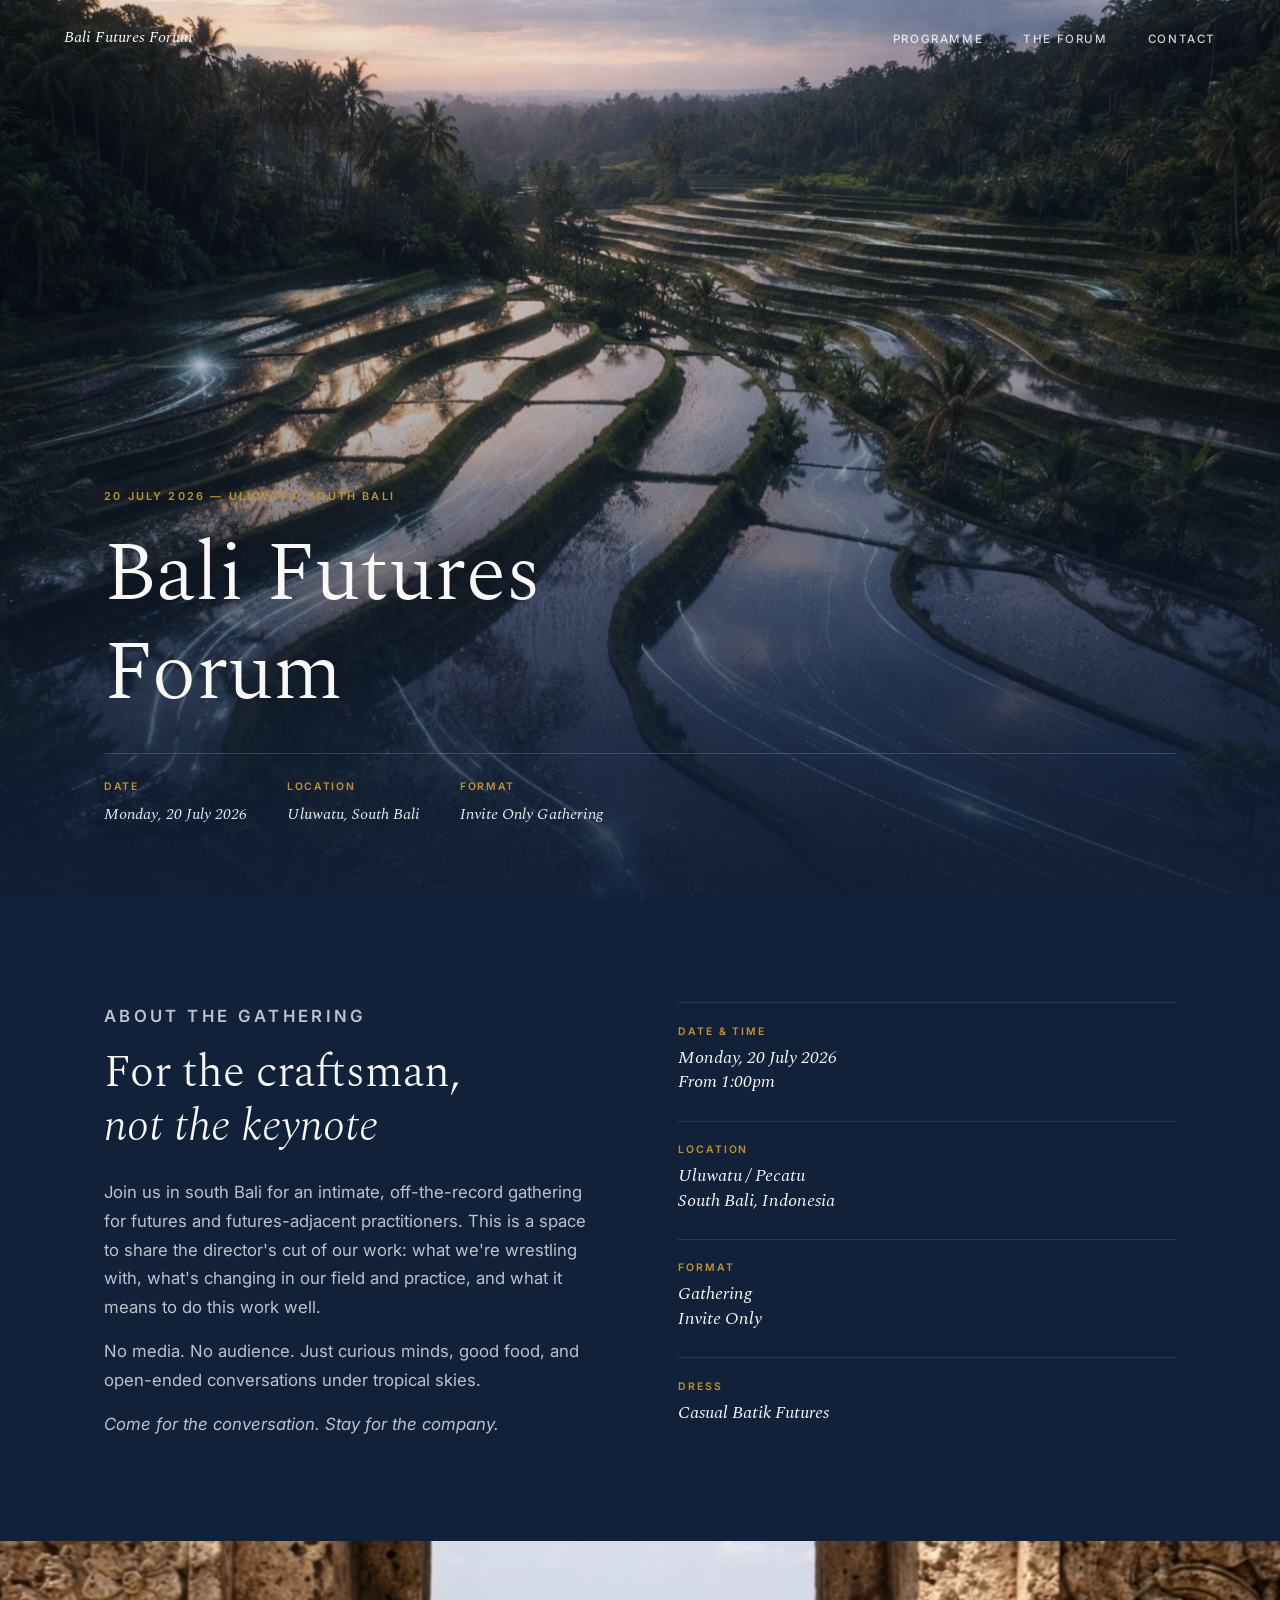
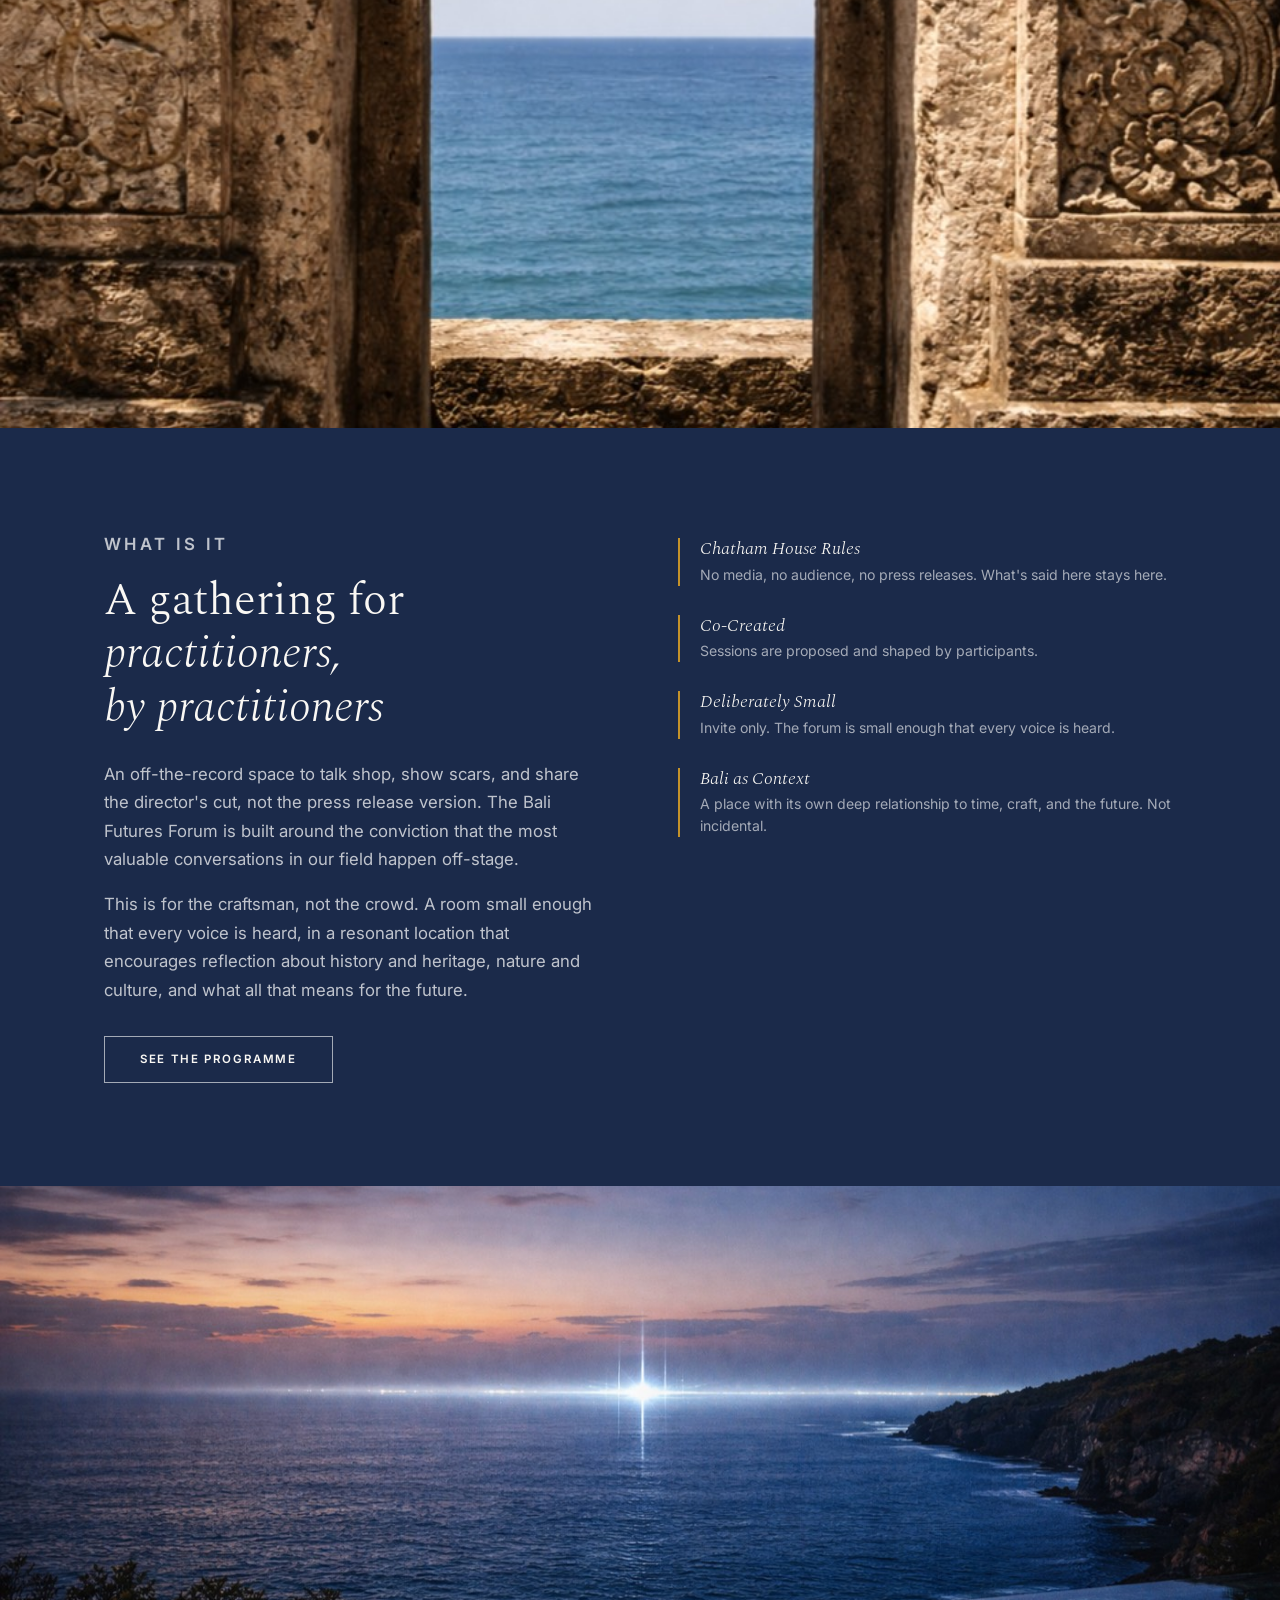
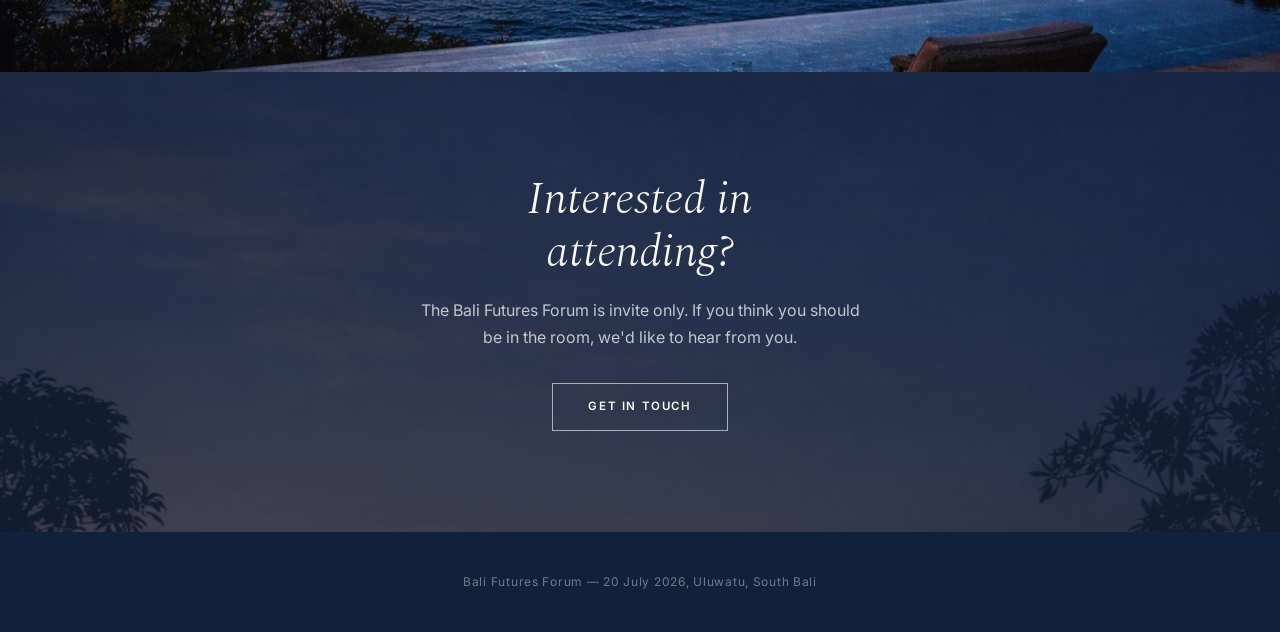
<file: index.html>
<!DOCTYPE html>
<html lang="en">
<head>
  <meta charset="UTF-8">
  <meta name="viewport" content="width=device-width, initial-scale=1.0">
  <title>Bali Futures Forum — 20 July 2026</title>
  <meta name="description" content="An intimate, off-the-record gathering for futures and futures-adjacent practitioners. Uluwatu, South Bali, 20 July 2026.">
  <meta property="og:title" content="Bali Futures Forum">
  <meta property="og:description" content="An intimate, off-the-record gathering for futures and futures-adjacent practitioners. Uluwatu, South Bali, 20 July 2026.">
  <meta property="og:image" content="https://bali-futures-forum.vercel.app/images/og-image.jpg">
  <meta property="og:url" content="https://bali-futures-forum.vercel.app/">
  <meta property="og:type" content="website">

  <link rel="icon" type="image/png" sizes="32x32" href="favicon-32x32.png">
  <link rel="icon" type="image/png" sizes="512x512" href="favicon.png">
  <link rel="apple-touch-icon" href="apple-touch-icon.png">

  <link rel="preconnect" href="https://fonts.googleapis.com">
  <link rel="preconnect" href="https://fonts.gstatic.com" crossorigin>
  <link href="https://fonts.googleapis.com/css2?family=Spectral:ital,wght@0,300;0,400;1,300;1,400&family=Inter:wght@400;500;600&display=swap" rel="stylesheet">

  <link rel="stylesheet" href="css/style.css">
</head>
<body>

  <!-- Navigation -->
  <nav class="nav">
    <a href="/" class="nav-logo">Bali Futures Forum</a>
    <ul class="nav-links">
      <li><a href="programme.html">Programme</a></li>
      <li><a href="forum.html">The Forum</a></li>
      <li><a href="contact.html">Contact</a></li>
    </ul>
    <button class="nav-toggle" aria-label="Open menu" aria-expanded="false">
      <span></span><span></span><span></span>
    </button>
  </nav>

  <!-- Hero -->
  <section class="hero">
    <img class="hero-img" src="images/hero.jpg" alt="Glowing rice terraces at twilight, Bali">
    <div class="hero-overlay"></div>
    <div class="hero-content">
      <p class="label">20 July 2026 &mdash; Uluwatu, South Bali</p>
      <h1>Bali Futures<br>Forum</h1>
      <div class="hero-meta">
        <div class="hero-meta-item">
          <span>Date</span>
          <strong>Monday, 20 July 2026</strong>
        </div>
        <div class="hero-meta-item">
          <span>Location</span>
          <strong>Uluwatu, South Bali</strong>
        </div>
        <div class="hero-meta-item">
          <span>Format</span>
          <strong>Invite Only Gathering</strong>
        </div>
      </div>
    </div>
  </section>

  <!-- Intro — dark, flows from hero -->
  <div class="intro-band">
    <div class="section">
      <div class="intro-text">
        <p class="label">About the Gathering</p>
        <h2>For the craftsman,<br><em>not the keynote</em></h2>
        <p>Join us in south Bali for an intimate, off-the-record gathering for futures and futures-adjacent practitioners. This is a space to share the director's cut of our work: what we're wrestling with, what's changing in our field and practice, and what it means to do this work well.</p>
        <p>No media. No audience. Just curious minds, good food, and open-ended conversations under tropical skies.</p>
        <p><em>Come for the conversation. Stay for the company.</em></p>
      </div>
      <aside>
        <ul class="detail-list">
          <li>
            <div class="detail-label">Date &amp; Time</div>
            <div class="detail-value">Monday, 20 July 2026<br>From 1:00pm</div>
          </li>
          <li>
            <div class="detail-label">Location</div>
            <div class="detail-value">Uluwatu / Pecatu<br>South Bali, Indonesia</div>
          </li>
          <li>
            <div class="detail-label">Format</div>
            <div class="detail-value">Gathering<br>Invite Only</div>
          </li>
          <li>
            <div class="detail-label">Dress</div>
            <div class="detail-value">Casual Batik Futures</div>
          </li>
        </ul>
      </aside>
    </div>
  </div>

  <!-- Full-bleed image break -->
  <div class="img-full">
    <img src="images/doorway.jpg" alt="Ancient Balinese temple doorway framing the Indian Ocean">
  </div>

  <!-- What it is — indigo -->
  <div class="what-band">
    <div class="section">
      <div class="what-text">
        <p class="label">What Is It</p>
        <h2>A gathering for<br><em>practitioners,<br>by practitioners</em></h2>
        <p>An off-the-record space to talk shop, show scars, and share the director's cut, not the press release version. The Bali Futures Forum is built around the conviction that the most valuable conversations in our field happen off-stage.</p>
        <p>This is for the craftsman, not the crowd. A room small enough that every voice is heard, in a resonant location that encourages reflection about history and heritage, nature and culture, and what all that means for the future.</p>
        <a href="programme.html" class="btn btn-light" style="margin-top: 2rem;">See the Programme</a>
      </div>
      <div class="what-pillars">
        <div class="pillar">
          <h4>Chatham House Rules</h4>
          <p>No media, no audience, no press releases. What's said here stays here.</p>
        </div>
        <div class="pillar">
          <h4>Co-Created</h4>
          <p>Sessions are proposed and shaped by participants.</p>
        </div>
        <div class="pillar">
          <h4>Deliberately Small</h4>
          <p>Invite only. The forum is small enough that every voice is heard.</p>
        </div>
        <div class="pillar">
          <h4>Bali as Context</h4>
          <p>A place with its own deep relationship to time, craft, and the future. Not incidental.</p>
        </div>
      </div>
    </div>
  </div>

  <!-- Full-bleed image break -->
  <div class="img-full">
    <img src="images/cliffside.jpg" alt="Balinese cliffside at twilight">
  </div>

  <!-- CTA -->
  <div class="cta-band">
    <img class="cta-band-img" src="images/dinner.jpg" alt="Balinese dinner under a twilight sky">
    <div class="cta-band-overlay"></div>
    <div class="cta-band-content">
      <h2><em>Interested in<br>attending?</em></h2>
      <p>The Bali Futures Forum is invite only. If you think you should be in the room, we'd like to hear from you.</p>
      <a href="contact.html" class="btn btn-light">Get in Touch</a>
    </div>
  </div>

  <!-- Footer -->
  <footer>
    <p>Bali Futures Forum &mdash; 20 July 2026, Uluwatu, South Bali</p>
  </footer>

  <script src="js/main.js"></script>
</body>
</html>
</file>
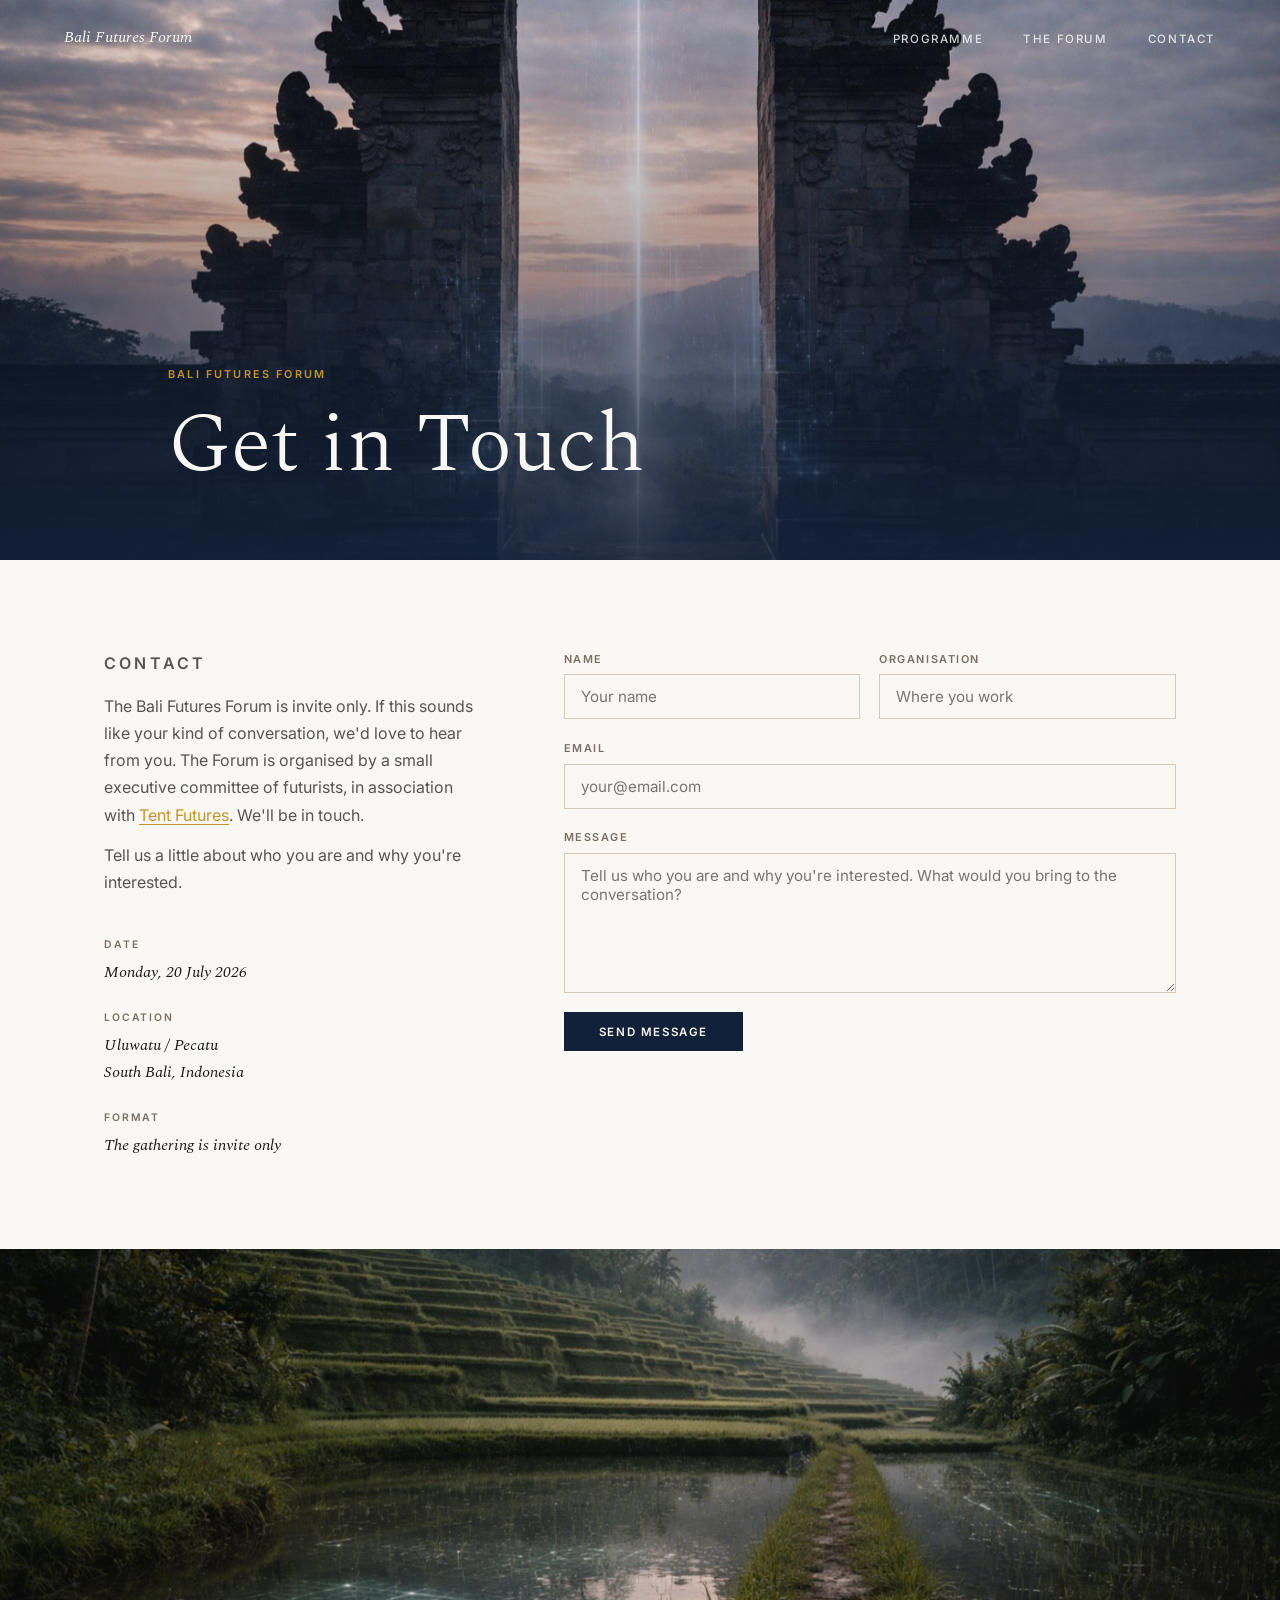
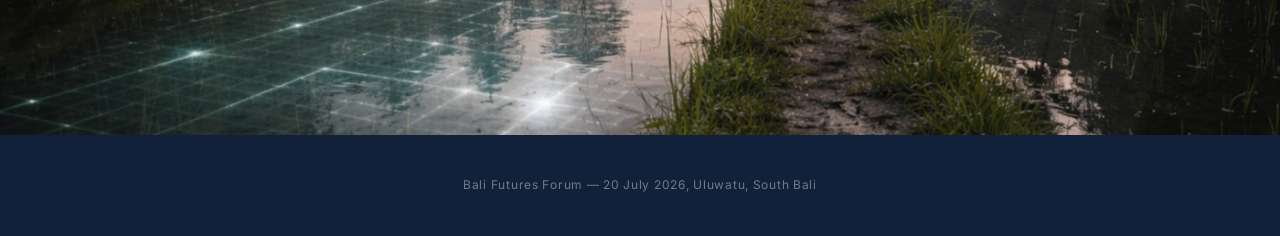
<file: contact.html>
<!DOCTYPE html>
<html lang="en">
<head>
  <meta charset="UTF-8">
  <meta name="viewport" content="width=device-width, initial-scale=1.0">
  <title>Contact — Bali Futures Forum</title>
  <meta name="description" content="Get in touch about the Bali Futures Forum, 20 July 2026.">
  <meta property="og:title" content="Contact — Bali Futures Forum">
  <meta property="og:description" content="Get in touch about the Bali Futures Forum, 20 July 2026.">
  <meta property="og:image" content="https://bali-futures-forum.vercel.app/images/og-image.jpg">
  <meta property="og:url" content="https://bali-futures-forum.vercel.app/contact.html">
  <meta property="og:type" content="website">

  <link rel="icon" type="image/png" sizes="32x32" href="favicon-32x32.png">
  <link rel="icon" type="image/png" sizes="512x512" href="favicon.png">
  <link rel="apple-touch-icon" href="apple-touch-icon.png">

  <link rel="preconnect" href="https://fonts.googleapis.com">
  <link rel="preconnect" href="https://fonts.gstatic.com" crossorigin>
  <link href="https://fonts.googleapis.com/css2?family=Spectral:ital,wght@0,300;0,400;1,300;1,400&family=Inter:wght@400;500;600&display=swap" rel="stylesheet">

  <link rel="stylesheet" href="css/style.css">
</head>
<body>

  <!-- Navigation -->
  <nav class="nav">
    <a href="index.html" class="nav-logo">Bali Futures Forum</a>
    <ul class="nav-links">
      <li><a href="programme.html">Programme</a></li>
      <li><a href="forum.html">The Forum</a></li>
      <li><a href="contact.html">Contact</a></li>
    </ul>
    <button class="nav-toggle" aria-label="Open menu" aria-expanded="false">
      <span></span><span></span><span></span>
    </button>
  </nav>

  <!-- Page Header -->
  <header class="page-header">
    <img class="page-header-img" src="images/gateway.jpg" alt="Mystical light through a Balinese gateway">
    <div class="page-header-overlay"></div>
    <div class="page-header-content">
      <div class="section">
        <p class="label">Bali Futures Forum</p>
        <h1>Get in Touch</h1>
      </div>
    </div>
  </header>

  <!-- Contact form -->
  <div class="content-band">
    <div class="section">
      <div class="contact-layout">

        <div class="contact-intro">
          <p class="label" style="margin-bottom: 1rem;">Contact</p>
          <p>The Bali Futures Forum is invite only. If this sounds like your kind of conversation, we'd love to hear from you. The Forum is organised by a small executive committee of futurists, in association with <a href="https://tent.sg/" style="color: var(--glow); text-decoration: underline; text-underline-offset: 3px;">Tent Futures</a>. We'll be in touch.</p>
          <p>Tell us a little about who you are and why you're interested.</p>

          <div style="margin-top: 2.5rem; display: flex; flex-direction: column; gap: 1.4rem;">
            <div>
              <div class="detail-label" style="color: #7A6E62;">Date</div>
              <div style="font-family: var(--serif); font-size: 1rem; color: var(--ink); font-style: italic; margin-top: 0.25rem;">Monday, 20 July 2026</div>
            </div>
            <div>
              <div class="detail-label" style="color: #7A6E62;">Location</div>
              <div style="font-family: var(--serif); font-size: 1rem; color: var(--ink); font-style: italic; margin-top: 0.25rem;">Uluwatu / Pecatu<br>South Bali, Indonesia</div>
            </div>
            <div>
              <div class="detail-label" style="color: #7A6E62;">Format</div>
              <div style="font-family: var(--serif); font-size: 1rem; color: var(--ink); font-style: italic; margin-top: 0.25rem;">The gathering is invite only</div>
            </div>
          </div>
        </div>

        <form class="contact-form" action="https://formspree.io/f/mjgpglbk" method="POST">
          <input type="hidden" name="_cc" value="hello@tent.sg">

          <div class="form-row">
            <div class="form-field">
              <label for="name">Name</label>
              <input type="text" id="name" name="name" required placeholder="Your name">
            </div>
            <div class="form-field">
              <label for="organisation">Organisation</label>
              <input type="text" id="organisation" name="organisation" placeholder="Where you work">
            </div>
          </div>

          <div class="form-field">
            <label for="email">Email</label>
            <input type="email" id="email" name="email" required placeholder="your@email.com">
          </div>

          <div class="form-field">
            <label for="message">Message</label>
            <textarea id="message" name="message" required placeholder="Tell us who you are and why you're interested. What would you bring to the conversation?"></textarea>
          </div>

          <button type="submit" class="form-submit">Send Message</button>

        </form>

      </div>
    </div>
  </div>

  <!-- Full-bleed image -->
  <div class="img-full">
    <img src="images/terraces-dawn.jpg" alt="Balinese rice terraces at dawn">
  </div>

  <!-- Footer -->
  <footer>
    <p>Bali Futures Forum &mdash; 20 July 2026, Uluwatu, South Bali</p>
  </footer>

  <script src="js/main.js"></script>
</body>
</html>
</file>
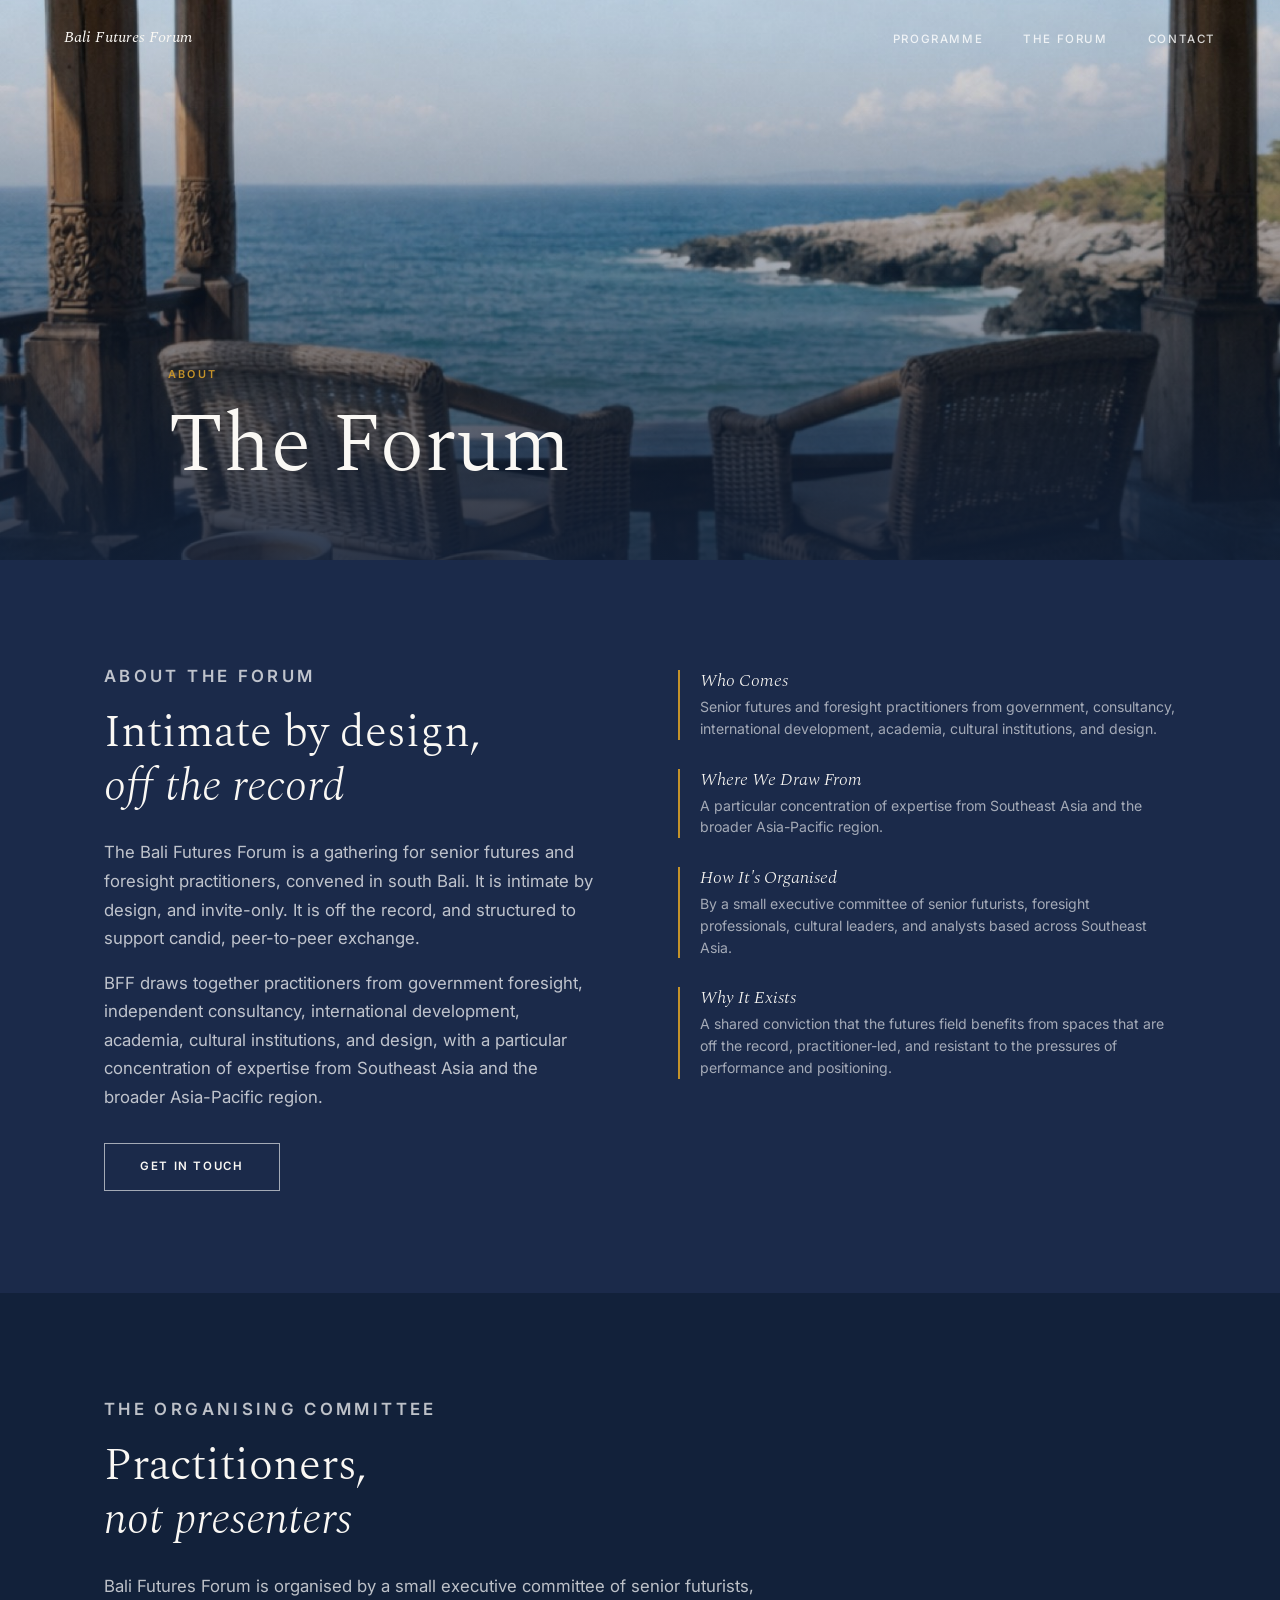
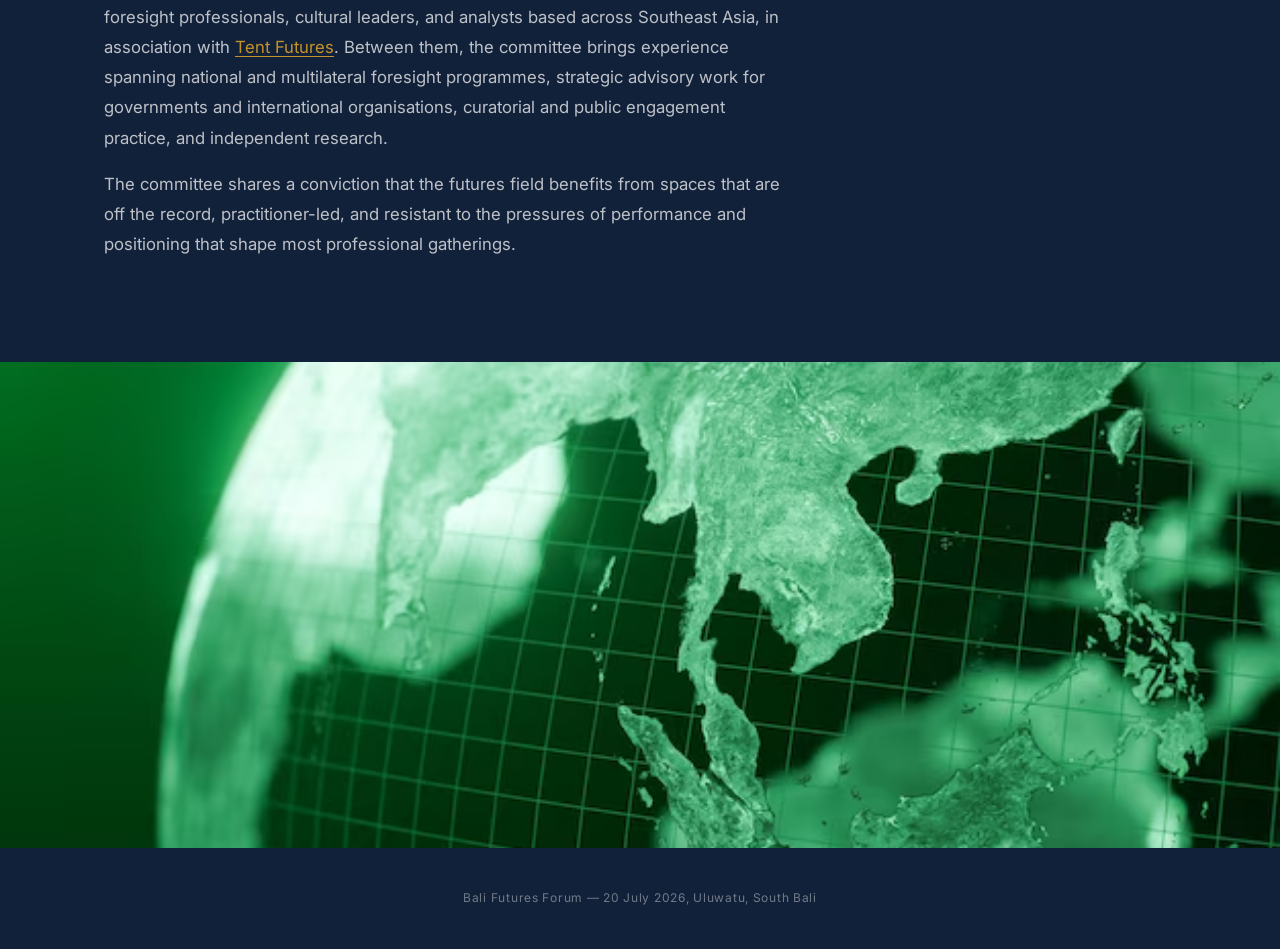
<file: forum.html>
<!DOCTYPE html>
<html lang="en">
<head>
  <meta charset="UTF-8">
  <meta name="viewport" content="width=device-width, initial-scale=1.0">
  <title>The Forum — Bali Futures Forum</title>
  <meta name="description" content="About the Bali Futures Forum — an intimate gathering for futures practitioners in Uluwatu, South Bali.">
  <meta property="og:title" content="The Forum — Bali Futures Forum">
  <meta property="og:description" content="About the Bali Futures Forum — an intimate gathering for futures practitioners in Uluwatu, South Bali.">
  <meta property="og:image" content="https://bali-futures-forum.vercel.app/images/og-image.jpg">
  <meta property="og:url" content="https://bali-futures-forum.vercel.app/forum.html">
  <meta property="og:type" content="website">

  <link rel="icon" type="image/png" sizes="32x32" href="favicon-32x32.png">
  <link rel="icon" type="image/png" sizes="512x512" href="favicon.png">
  <link rel="apple-touch-icon" href="apple-touch-icon.png">

  <link rel="preconnect" href="https://fonts.googleapis.com">
  <link rel="preconnect" href="https://fonts.gstatic.com" crossorigin>
  <link href="https://fonts.googleapis.com/css2?family=Spectral:ital,wght@0,300;0,400;1,300;1,400&family=Inter:wght@400;500;600&display=swap" rel="stylesheet">

  <link rel="stylesheet" href="css/style.css">
</head>
<body>

  <!-- Navigation -->
  <nav class="nav">
    <a href="index.html" class="nav-logo">Bali Futures Forum</a>
    <ul class="nav-links">
      <li><a href="programme.html">Programme</a></li>
      <li><a href="forum.html">The Forum</a></li>
      <li><a href="contact.html">Contact</a></li>
    </ul>
    <button class="nav-toggle" aria-label="Open menu" aria-expanded="false">
      <span></span><span></span><span></span>
    </button>
  </nav>

  <!-- Page Header -->
  <header class="page-header">
    <img class="page-header-img" src="images/pavilion.jpg" alt="Balinese pavilion with ocean view">
    <div class="page-header-overlay"></div>
    <div class="page-header-content">
      <div class="section">
        <p class="label">About</p>
        <h1>The Forum</h1>
      </div>
    </div>
  </header>

  <!-- About the Forum -->
  <div class="what-band">
    <div class="section">
      <div class="what-text">
        <p class="label">About the Forum</p>
        <h2>Intimate by design,<br><em>off the record</em></h2>
        <p>The Bali Futures Forum is a gathering for senior futures and foresight practitioners, convened in south Bali. It is intimate by design, and invite-only. It is off the record, and structured to support candid, peer-to-peer exchange.</p>
        <p>BFF draws together practitioners from government foresight, independent consultancy, international development, academia, cultural institutions, and design, with a particular concentration of expertise from Southeast Asia and the broader Asia-Pacific region.</p>
        <a href="contact.html" class="btn btn-light" style="margin-top: 2rem;">Get in Touch</a>
      </div>
      <div class="what-pillars">
        <div class="pillar">
          <h4>Who Comes</h4>
          <p>Senior futures and foresight practitioners from government, consultancy, international development, academia, cultural institutions, and design.</p>
        </div>
        <div class="pillar">
          <h4>Where We Draw From</h4>
          <p>A particular concentration of expertise from Southeast Asia and the broader Asia-Pacific region.</p>
        </div>
        <div class="pillar">
          <h4>How It's Organised</h4>
          <p>By a small executive committee of senior futurists, foresight professionals, cultural leaders, and analysts based across Southeast Asia.</p>
        </div>
        <div class="pillar">
          <h4>Why It Exists</h4>
          <p>A shared conviction that the futures field benefits from spaces that are off the record, practitioner-led, and resistant to the pressures of performance and positioning.</p>
        </div>
      </div>
    </div>
  </div>

  <!-- About the committee -->
  <div class="intro-band">
    <div class="section" style="grid-template-columns: 1fr;">
      <div style="max-width: 680px;">
        <p class="label" style="margin-bottom: 1rem;">The Organising Committee</p>
        <h2 style="color: var(--white); margin-bottom: 1.5rem;">Practitioners,<br><em>not presenters</em></h2>
        <p style="color: rgba(255,255,255,0.72); font-size: 1.05rem; line-height: 1.8;">Bali Futures Forum is organised by a small executive committee of senior futurists, foresight professionals, cultural leaders, and analysts based across Southeast Asia, in association with <a href="https://tent.sg/" style="color: var(--glow); text-decoration: underline; text-underline-offset: 3px;">Tent Futures</a>. Between them, the committee brings experience spanning national and multilateral foresight programmes, strategic advisory work for governments and international organisations, curatorial and public engagement practice, and independent research.</p>
        <p style="color: rgba(255,255,255,0.72); font-size: 1.05rem; line-height: 1.8; margin-top: 1rem;">The committee shares a conviction that the futures field benefits from spaces that are off the record, practitioner-led, and resistant to the pressures of performance and positioning that shape most professional gatherings.</p>
      </div>
    </div>
  </div>

  <!-- SE Asia map -->
  <div class="img-full">
    <img src="images/map-se-asia.avif" alt="Map of Southeast Asia" style="object-position: center center;">
  </div>

  <!-- Footer -->
  <footer>
    <p>Bali Futures Forum &mdash; 20 July 2026, Uluwatu, South Bali</p>
  </footer>

  <script src="js/main.js"></script>
</body>
</html>
</file>
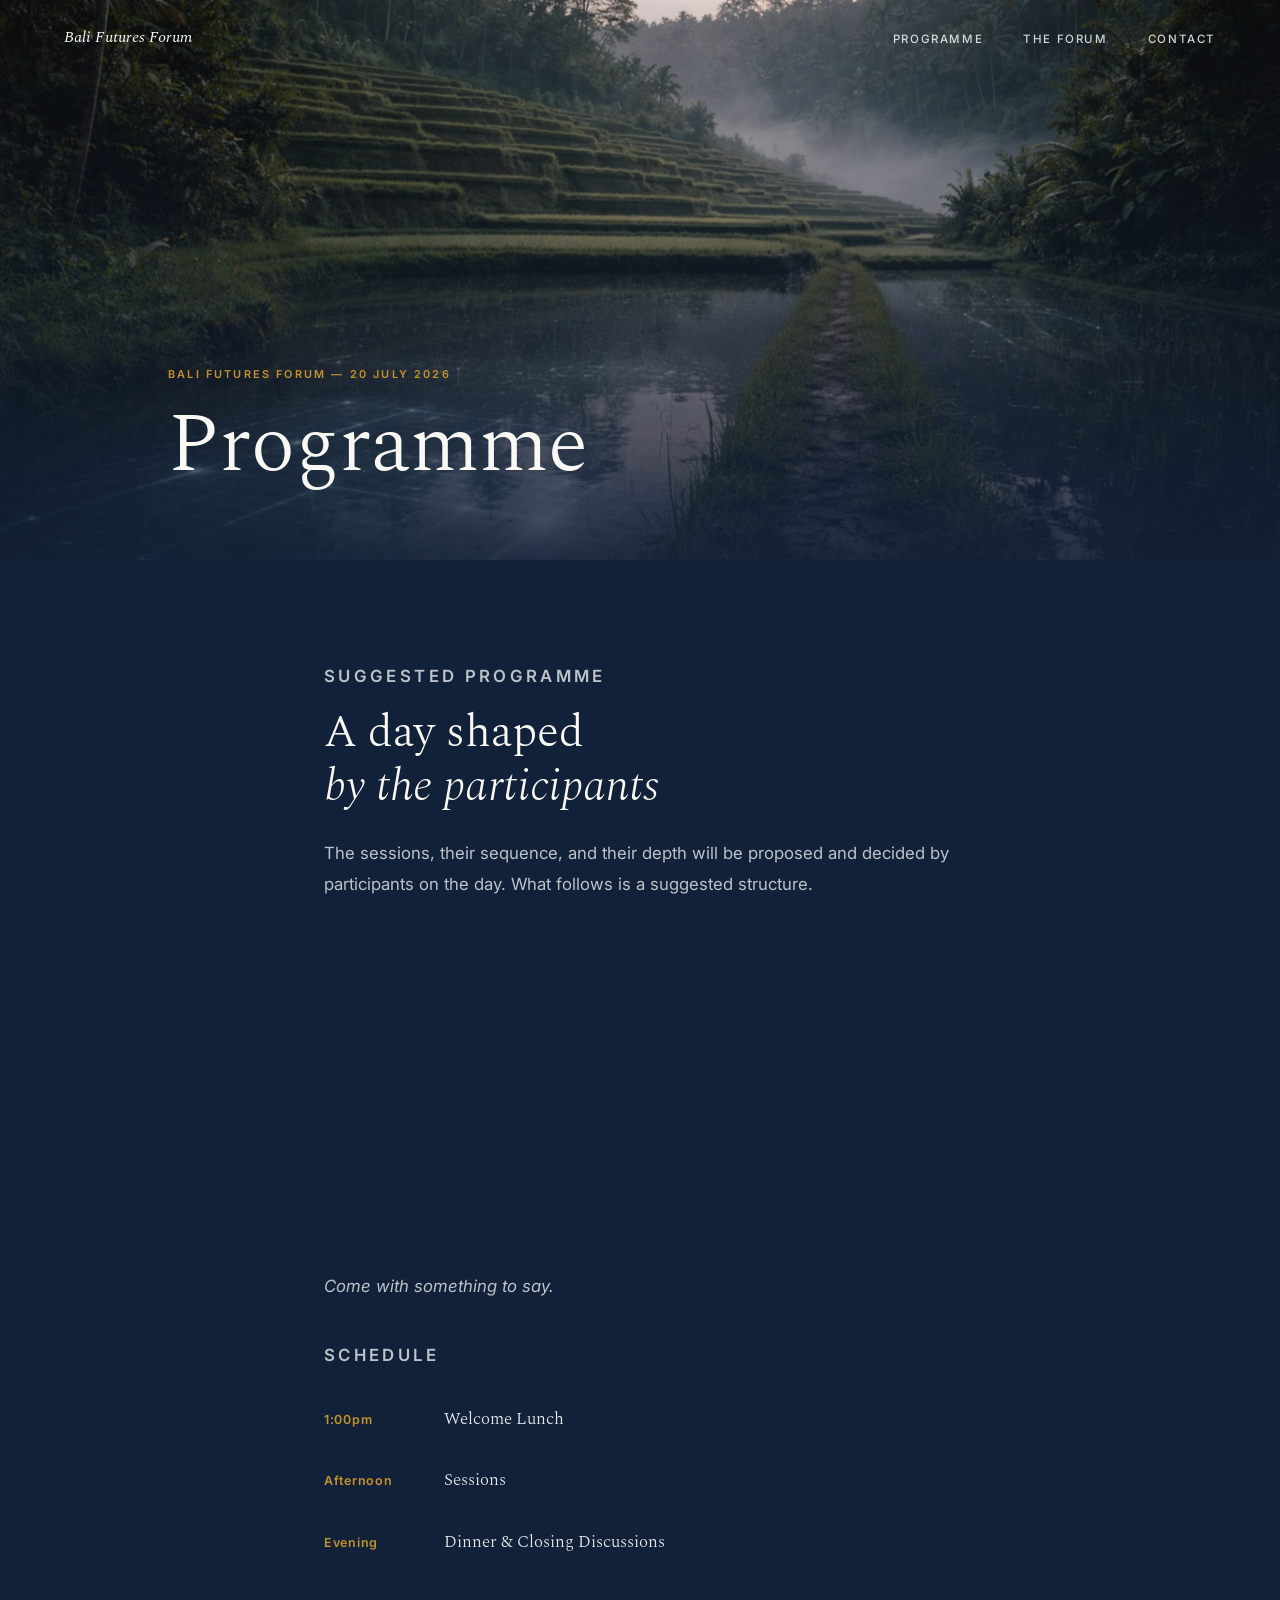
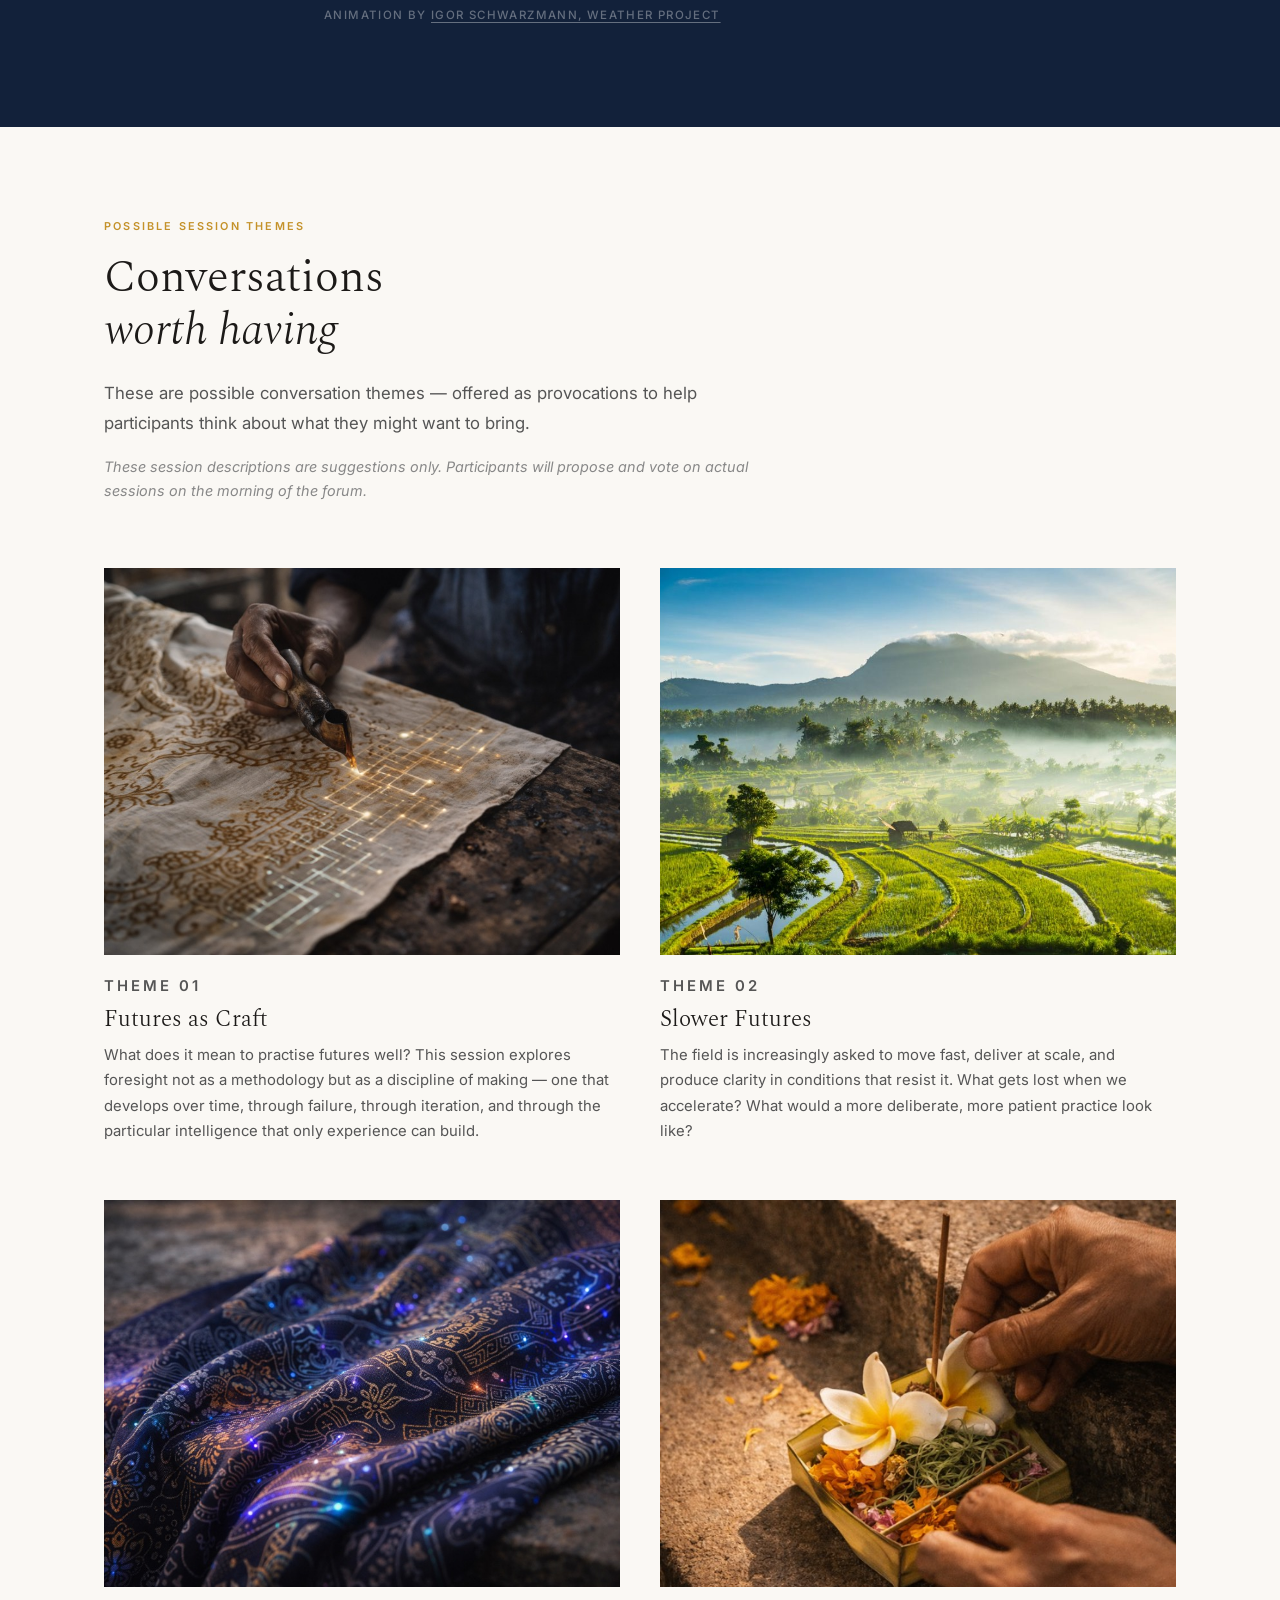
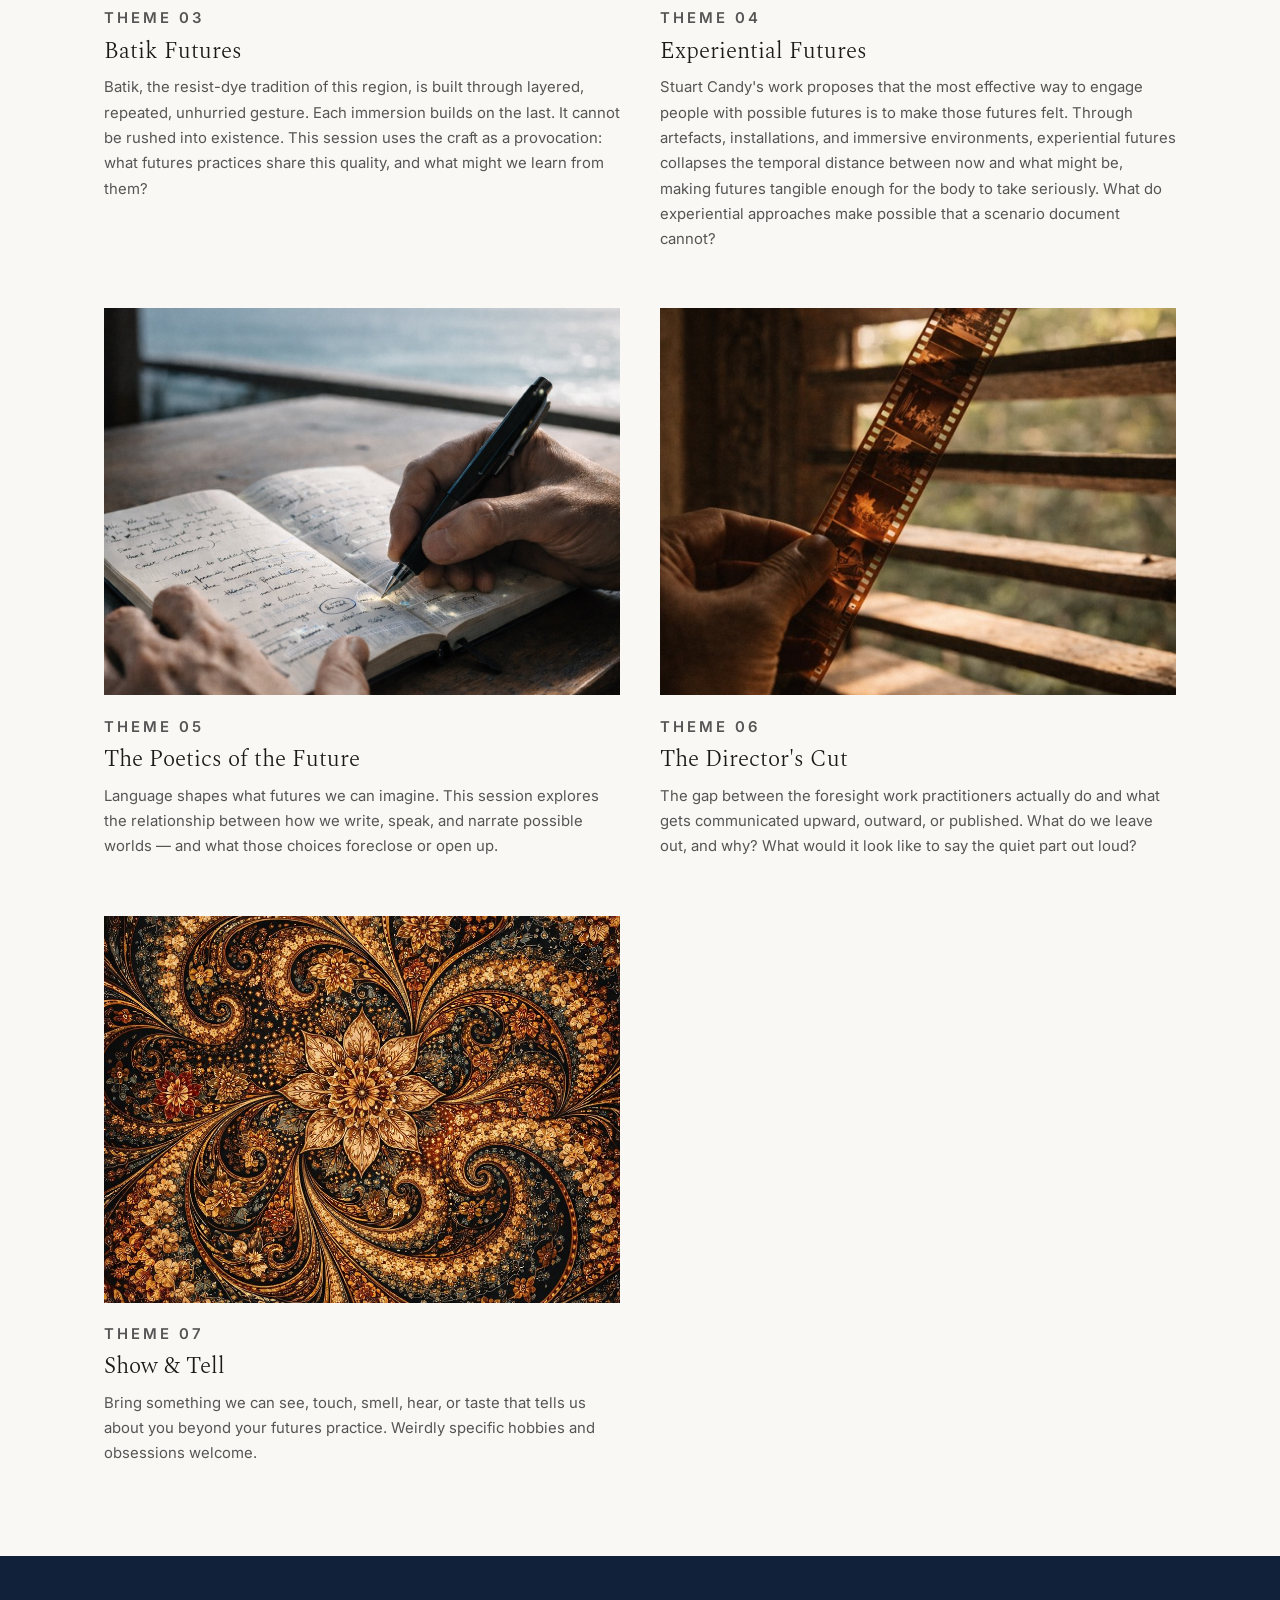
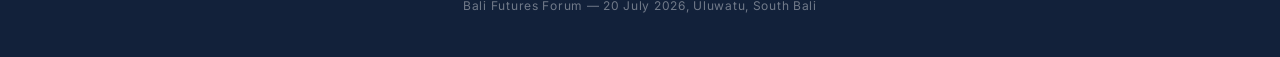
<file: programme.html>
<!DOCTYPE html>
<html lang="en">
<head>
  <meta charset="UTF-8">
  <meta name="viewport" content="width=device-width, initial-scale=1.0">
  <title>Programme — Bali Futures Forum</title>
  <meta name="description" content="Suggested programme for the Bali Futures Forum, 20 July 2026. Sessions proposed and shaped by participants on the day.">
  <meta property="og:title" content="Programme — Bali Futures Forum">
  <meta property="og:description" content="Suggested programme for the Bali Futures Forum, 20 July 2026. Sessions proposed and shaped by participants on the day.">
  <meta property="og:image" content="https://bali-futures-forum.vercel.app/images/og-image.jpg">
  <meta property="og:url" content="https://bali-futures-forum.vercel.app/programme.html">
  <meta property="og:type" content="website">

  <link rel="icon" type="image/png" sizes="32x32" href="favicon-32x32.png">
  <link rel="icon" type="image/png" sizes="512x512" href="favicon.png">
  <link rel="apple-touch-icon" href="apple-touch-icon.png">

  <link rel="preconnect" href="https://fonts.googleapis.com">
  <link rel="preconnect" href="https://fonts.gstatic.com" crossorigin>
  <link href="https://fonts.googleapis.com/css2?family=Spectral:ital,wght@0,300;0,400;1,300;1,400&family=Inter:wght@400;500;600&display=swap" rel="stylesheet">

  <link rel="stylesheet" href="css/style.css">
</head>
<body>

  <!-- Navigation -->
  <nav class="nav">
    <a href="index.html" class="nav-logo">Bali Futures Forum</a>
    <ul class="nav-links">
      <li><a href="programme.html">Programme</a></li>
      <li><a href="forum.html">The Forum</a></li>
      <li><a href="contact.html">Contact</a></li>
    </ul>
    <button class="nav-toggle" aria-label="Open menu" aria-expanded="false">
      <span></span><span></span><span></span>
    </button>
  </nav>

  <!-- Page Header -->
  <header class="page-header">
    <img class="page-header-img" src="images/terraces-dawn.jpg" alt="Balinese rice terraces at dawn">
    <div class="page-header-overlay"></div>
    <div class="page-header-content">
      <div class="section">
        <p class="label">Bali Futures Forum — 20 July 2026</p>
        <h1>Programme</h1>
      </div>
    </div>
  </header>

  <!-- Schedule — dark band -->
  <div class="intro-band">
    <div class="section" style="grid-template-columns: 1fr; max-width: 760px;">
      <div>
        <p class="label" style="margin-bottom: 1rem;">Suggested Programme</p>
        <h2 style="color: var(--white); margin-bottom: 1.5rem;">A day shaped<br><em>by the participants</em></h2>
        <p style="color: rgba(255,255,255,0.72); font-size: 1.05rem; line-height: 1.8; margin-bottom: 2rem;">The sessions, their sequence, and their depth will be proposed and decided by participants on the day. What follows is a suggested structure.</p>

        <video autoplay muted loop playsinline style="width: 100%; display: block; margin-bottom: 1.5rem;">
          <source src="images/programme.mp4" type="video/mp4">
        </video>

        <p style="color: rgba(255,255,255,0.72); font-size: 1.05rem; font-style: italic; line-height: 1.8; margin-bottom: 2.5rem;">Come with something to say.</p>

        <p class="label" style="margin-bottom: 1.2rem;">Schedule</p>

        <ul class="schedule-list">
          <li>
            <span class="schedule-time">1:00pm</span>
            <span class="schedule-item" style="color: rgba(255,255,255,0.9);">Welcome Lunch</span>
          </li>
          <li>
            <span class="schedule-time">Afternoon</span>
            <span class="schedule-item" style="color: rgba(255,255,255,0.9);">Sessions</span>
          </li>
          <li>
            <span class="schedule-time">Evening</span>
            <span class="schedule-item" style="color: rgba(255,255,255,0.9);">Dinner &amp; Closing Discussions</span>
          </li>
        </ul>

        <p style="color: rgba(255,255,255,0.35); font-size: 0.72rem; font-weight: 500; letter-spacing: 0.12em; text-transform: uppercase; margin-top: 2rem;">Animation by <a href="https://igorschwarzmann.com/weather/" target="_blank" style="color: rgba(255,255,255,0.35); text-decoration: underline; text-underline-offset: 3px; transition: color 0.2s;" onmouseover="this.style.color='rgba(196,146,42,0.8)'" onmouseout="this.style.color='rgba(255,255,255,0.35)'">Igor Schwarzmann, Weather Project</a></p>

      </div>
    </div>
  </div>

  <!-- Session Themes — light band -->
  <div class="content-band">
    <div class="section">

      <div style="max-width: 680px; margin-bottom: clamp(2.5rem, 5vw, 4rem);">
        <p class="label" style="margin-bottom: 1rem;">Possible Session Themes</p>
        <h2 style="color: var(--ink); margin-bottom: 1.2rem;">Conversations<br><em>worth having</em></h2>
        <p style="color: #555; font-size: 1.05rem; line-height: 1.8; margin-bottom: 0.8rem;">These are possible conversation themes — offered as provocations to help participants think about what they might want to bring.</p>
        <p style="color: #888; font-size: 0.9rem; font-style: italic; margin-top: 1rem;">These session descriptions are suggestions only. Participants will propose and vote on actual sessions on the morning of the forum.</p>
      </div>

      <div class="session-cards">

        <div class="session-card">
          <img class="session-card-img" src="images/batik-artisan.jpg" alt="Batik artisan drawing circuit patterns in wax">
          <p class="session-number">Theme 01</p>
          <h3>Futures as Craft</h3>
          <p>What does it mean to practise futures well? This session explores foresight not as a methodology but as a discipline of making — one that develops over time, through failure, through iteration, and through the particular intelligence that only experience can build.</p>
        </div>

        <div class="session-card">
          <img class="session-card-img" src="images/eco-terraces.jpg" alt="Balinese rice terraces, lush and warm">
          <p class="session-number">Theme 02</p>
          <h3>Slower Futures</h3>
          <p>The field is increasingly asked to move fast, deliver at scale, and produce clarity in conditions that resist it. What gets lost when we accelerate? What would a more deliberate, more patient practice look like?</p>
        </div>

        <div class="session-card">
          <img class="session-card-img" src="images/batik-fabric.jpg" alt="Batik fabric in Balinese sunlight">
          <p class="session-number">Theme 03</p>
          <h3>Batik Futures</h3>
          <p>Batik, the resist-dye tradition of this region, is built through layered, repeated, unhurried gesture. Each immersion builds on the last. It cannot be rushed into existence. This session uses the craft as a provocation: what futures practices share this quality, and what might we learn from them?</p>
        </div>

        <div class="session-card">
          <img class="session-card-img" src="images/canang-sari.jpg" alt="Creating a canang sari offering">
          <p class="session-number">Theme 04</p>
          <h3>Experiential Futures</h3>
          <p>Stuart Candy's work proposes that the most effective way to engage people with possible futures is to make those futures felt. Through artefacts, installations, and immersive environments, experiential futures collapses the temporal distance between now and what might be, making futures tangible enough for the body to take seriously. What do experiential approaches make possible that a scenario document cannot?</p>
        </div>

        <div class="session-card">
          <img class="session-card-img" src="images/notebook-ocean.jpg" alt="Notebook and ocean view">
          <p class="session-number">Theme 05</p>
          <h3>The Poetics of the Future</h3>
          <p>Language shapes what futures we can imagine. This session explores the relationship between how we write, speak, and narrate possible worlds — and what those choices foreclose or open up.</p>
        </div>

        <div class="session-card">
          <img class="session-card-img" src="images/film-negative.jpg" alt="Film negative held to light through a louver window">
          <p class="session-number">Theme 06</p>
          <h3>The Director's Cut</h3>
          <p>The gap between the foresight work practitioners actually do and what gets communicated upward, outward, or published. What do we leave out, and why? What would it look like to say the quiet part out loud?</p>
        </div>

        <div class="session-card">
          <img class="session-card-img" src="images/fractal-batik.jpg" alt="Fractal batik close-up, warm brown and gold">
          <p class="session-number">Theme 07</p>
          <h3>Show &amp; Tell</h3>
          <p>Bring something we can see, touch, smell, hear, or taste that tells us about you beyond your futures practice. Weirdly specific hobbies and obsessions welcome.</p>
        </div>

      </div>

    </div>
  </div>

  <!-- Footer -->
  <footer>
    <p>Bali Futures Forum &mdash; 20 July 2026, Uluwatu, South Bali</p>
  </footer>

  <script src="js/main.js"></script>
</body>
</html>
</file>
<file: css/style.css>
/* ─── Reset & Base ─────────────────────────────────────────── */
*, *::before, *::after { box-sizing: border-box; margin: 0; padding: 0; }

:root {
  --indigo:    #1B2A4A;
  --warm-dark: #12213A;
  --glow:      #C4922A;
  --white:     #FAF8F4;

  --serif: 'Spectral', Georgia, serif;
  --sans:  'Inter', system-ui, sans-serif;

  --ink:       #1C1A18;

  --max: 1200px;
  --pad: clamp(1.5rem, 5vw, 4rem);
}

html { scroll-behavior: smooth; }

body {
  font-family: var(--sans);
  font-size: 1rem;
  line-height: 1.7;
  background: var(--white);
}

img { display: block; max-width: 100%; }
a   { color: inherit; text-decoration: none; }

h1, h2, h3, h4 {
  font-family: var(--serif);
  font-weight: 300;
  line-height: 1.2;
}

h1 { font-size: clamp(2.6rem, 6.5vw, 5.5rem); }
h2 { font-size: clamp(1.8rem, 3.5vw, 2.8rem); }

.label {
  font-family: var(--sans);
  font-size: 0.68rem;
  font-weight: 600;
  letter-spacing: 0.2em;
  text-transform: uppercase;
  color: var(--glow);
}

.section {
  max-width: var(--max);
  margin: 0 auto;
  padding-left: var(--pad);
  padding-right: var(--pad);
}

/* ─── Navigation ───────────────────────────────────────────── */
.nav {
  position: fixed;
  top: 0; left: 0; right: 0;
  z-index: 100;
  display: flex;
  align-items: center;
  justify-content: space-between;
  padding: 1.5rem var(--pad);
  transition: background 0.4s, backdrop-filter 0.4s;
}

.nav.scrolled {
  background: rgba(18, 33, 58, 0.94);
  backdrop-filter: blur(12px);
}

.nav-logo {
  font-family: var(--serif);
  font-style: italic;
  font-size: 1rem;
  color: var(--white);
}

.nav-links { display: flex; gap: 2.5rem; list-style: none; }

.nav-links a {
  font-size: 0.72rem;
  font-weight: 500;
  letter-spacing: 0.14em;
  text-transform: uppercase;
  color: rgba(255,255,255,0.8);
  transition: color 0.2s;
}

.nav-links a:hover { color: var(--glow); }

/* ─── Hero ─────────────────────────────────────────────────── */
.hero {
  position: relative;
  height: 100svh;
  min-height: 620px;
  display: flex;
  align-items: flex-end;
  overflow: hidden;
}

.hero-img {
  position: absolute; inset: 0;
  width: 100%; height: 100%;
  object-fit: cover;
}

.hero-overlay {
  position: absolute; inset: 0;
  background: linear-gradient(
    to top,
    rgba(18,33,58,0.92) 0%,
    rgba(18,33,58,0.3)  55%,
    rgba(18,33,58,0.05) 100%
  );
}

.hero-content {
  position: relative;
  z-index: 2;
  max-width: var(--max);
  width: 100%;
  margin: 0 auto;
  padding: var(--pad);
  padding-bottom: clamp(3rem, 8vh, 6rem);
}

.hero-content .label { margin-bottom: 1.2rem; }

.hero-content h1 {
  color: var(--white);
  max-width: 14ch;
  margin-bottom: 1.8rem;
}

.hero-meta {
  display: flex;
  gap: 2.5rem;
  flex-wrap: wrap;
  padding-top: 1.5rem;
  border-top: 1px solid rgba(255,255,255,0.15);
}

.hero-meta-item span {
  display: block;
  font-size: 0.65rem;
  font-weight: 600;
  letter-spacing: 0.16em;
  text-transform: uppercase;
  color: var(--glow);
  margin-bottom: 0.25rem;
}

.hero-meta-item strong {
  font-family: var(--serif);
  font-size: 1rem;
  font-weight: 400;
  font-style: italic;
  color: rgba(255,255,255,0.9);
}

/* ─── Intro band ───────────────────────────────────────────── */
.intro-band { background: var(--warm-dark); }

.intro-band .section {
  display: grid;
  grid-template-columns: 1fr 1fr;
  gap: clamp(3rem, 6vw, 7rem);
  align-items: start;
  padding-top: clamp(4rem, 8vw, 7rem);
  padding-bottom: clamp(4rem, 8vw, 7rem);
}

.intro-band .label { margin-bottom: 1rem; }
.intro-band h2 { color: var(--white); margin-bottom: 1.5rem; }

.intro-band p {
  color: rgba(255,255,255,0.72);
  font-size: 1.05rem;
}

.intro-band p + p { margin-top: 1rem; }

.detail-list { list-style: none; display: flex; flex-direction: column; gap: 1.6rem; }

.detail-list li {
  border-top: 1px solid rgba(78,205,196,0.2);
  padding-top: 1.2rem;
}

.detail-label {
  font-size: 0.65rem;
  font-weight: 600;
  letter-spacing: 0.18em;
  text-transform: uppercase;
  color: var(--glow);
  margin-bottom: 0.35rem;
}

.detail-value {
  font-family: var(--serif);
  font-size: 1.1rem;
  font-style: italic;
  color: var(--white);
  line-height: 1.4;
}

/* ─── Full-bleed image ─────────────────────────────────────── */
.img-full { height: clamp(300px, 38vw, 540px); overflow: hidden; }

.img-full img {
  width: 100%; height: 100%;
  object-fit: cover;
  object-position: center 50%;
}

/* ─── What band ────────────────────────────────────────────── */
.what-band { background: var(--indigo); }

.what-band .section {
  display: grid;
  grid-template-columns: 1fr 1fr;
  gap: clamp(3rem, 6vw, 8rem);
  align-items: start;
  padding-top: clamp(4rem, 8vw, 7rem);
  padding-bottom: clamp(4rem, 8vw, 7rem);
}

.what-band .label { margin-bottom: 1rem; }
.what-band h2 { color: var(--white); margin-bottom: 1.5rem; }
.what-band p { color: rgba(255,255,255,0.72); font-size: 1.05rem; }
.what-band p + p { margin-top: 1rem; }

.what-pillars { display: flex; flex-direction: column; gap: 1.8rem; padding-top: 0.5rem; }

.pillar { border-left: 2px solid var(--glow); padding-left: 1.2rem; }

.pillar h4 {
  font-family: var(--serif);
  font-size: 1.1rem;
  font-style: italic;
  color: var(--white);
  margin-bottom: 0.3rem;
}

.pillar p { font-size: 0.88rem; color: rgba(255,255,255,0.6); line-height: 1.55; }

/* ─── CTA band ─────────────────────────────────────────────── */
.cta-band {
  position: relative;
  overflow: hidden;
  min-height: 460px;
  display: flex;
  align-items: center;
}

.cta-band-img {
  position: absolute; inset: 0;
  width: 100%; height: 100%;
  object-fit: cover;
  object-position: center 35%;
}

.cta-band-overlay {
  position: absolute; inset: 0;
  background: rgba(18,33,58,0.78);
}

.cta-band-content {
  position: relative;
  z-index: 2;
  max-width: var(--max);
  margin: 0 auto;
  padding: clamp(4rem, 8vw, 6rem) var(--pad);
  text-align: center;
  width: 100%;
}

.cta-band-content h2 {
  color: var(--white);
  margin-bottom: 1rem;
}

.cta-band-content p {
  color: rgba(255,255,255,0.72);
  max-width: 46ch;
  margin: 0 auto 2rem;
}

/* ─── Buttons ──────────────────────────────────────────────── */
.btn {
  display: inline-block;
  padding: 0.8rem 2.2rem;
  font-size: 0.72rem;
  font-weight: 600;
  letter-spacing: 0.14em;
  text-transform: uppercase;
  border: 1px solid currentColor;
  transition: background 0.2s, color 0.2s;
}

.btn-light { color: var(--white); border-color: rgba(255,255,255,0.6); }
.btn-light:hover { background: var(--white); color: var(--indigo); }

/* ─── Footer ───────────────────────────────────────────────── */
footer {
  background: var(--warm-dark);
  color: rgba(255,255,255,0.4);
  text-align: center;
  padding: 2.5rem var(--pad);
  font-size: 0.75rem;
  letter-spacing: 0.06em;
}

/* ─── Page header (inner pages) ────────────────────────────── */
.page-header {
  position: relative;
  height: clamp(320px, 45vw, 560px);
  display: flex;
  align-items: flex-end;
  overflow: hidden;
  margin-top: 0;
}

.page-header-img {
  position: absolute; inset: 0;
  width: 100%; height: 100%;
  object-fit: cover;
  object-position: center 40%;
}

.page-header-overlay {
  position: absolute; inset: 0;
  background: linear-gradient(
    to top,
    rgba(18,33,58,0.88) 0%,
    rgba(18,33,58,0.3)  60%,
    rgba(18,33,58,0.05) 100%
  );
}

.page-header-content {
  position: relative;
  z-index: 2;
  max-width: var(--max);
  width: 100%;
  margin: 0 auto;
  padding: var(--pad);
  padding-bottom: clamp(2.5rem, 5vw, 4rem);
}

.page-header-content .label { margin-bottom: 0.8rem; }
.page-header-content h1 { color: var(--white); }

/* ─── Content band (light) ─────────────────────────────────── */
.content-band { background: var(--white); }

.content-band .section {
  padding-top: clamp(3.5rem, 7vw, 6rem);
  padding-bottom: clamp(3.5rem, 7vw, 6rem);
}

/* ─── Schedule ─────────────────────────────────────────────── */
.schedule-note {
  background: rgba(196,146,42,0.08);
  border-left: 3px solid var(--glow);
  padding: 1rem 1.4rem;
  margin-bottom: 2.5rem;
  font-size: 0.88rem;
  color: #5A4E3A;
  line-height: 1.6;
}

.schedule-list {
  list-style: none;
  display: flex;
  flex-direction: column;
}

.schedule-list li {
  display: grid;
  grid-template-columns: 6rem 1fr;
  gap: 1.5rem;
  padding: 1rem 0;
  border-bottom: 1px solid rgba(0,0,0,0.07);
  align-items: baseline;
}

.schedule-time {
  font-family: var(--sans);
  font-size: 0.78rem;
  font-weight: 600;
  letter-spacing: 0.06em;
  color: var(--glow);
  padding-top: 0.1rem;
}

.schedule-item {
  font-family: var(--serif);
  font-size: 1.05rem;
  font-weight: 300;
  color: var(--ink);
}

/* ─── Sessions ─────────────────────────────────────────────── */
.sessions-note {
  background: rgba(196,146,42,0.08);
  border-left: 3px solid var(--glow);
  padding: 1rem 1.4rem;
  margin-bottom: 3rem;
  font-size: 0.88rem;
  color: #5A4E3A;
  line-height: 1.6;
}

.sessions-list {
  display: flex;
  flex-direction: column;
  gap: 0;
}

.session-item {
  display: grid;
  grid-template-columns: 1fr 2fr;
  gap: clamp(2rem, 5vw, 5rem);
  padding: clamp(2rem, 4vw, 3.5rem) 0;
  border-top: 1px solid rgba(0,0,0,0.08);
  align-items: start;
}

.session-item:last-child { border-bottom: 1px solid rgba(0,0,0,0.08); }

.session-number {
  font-family: var(--sans);
  font-size: 0.65rem;
  font-weight: 600;
  letter-spacing: 0.2em;
  text-transform: uppercase;
  color: var(--glow);
  margin-bottom: 0.6rem;
}

.session-item h3 {
  font-size: clamp(1.2rem, 2.5vw, 1.6rem);
  color: var(--ink);
  margin-bottom: 0;
}

.session-item p {
  font-size: 1rem;
  color: #555;
  line-height: 1.7;
}

/* ─── Two-column content ───────────────────────────────────── */
.two-col {
  display: grid;
  grid-template-columns: 1fr 1fr;
  gap: clamp(3rem, 6vw, 7rem);
  align-items: start;
}

/* ─── Contact form ─────────────────────────────────────────── */
.contact-layout {
  display: grid;
  grid-template-columns: 1fr 1.6fr;
  gap: clamp(3rem, 6vw, 7rem);
  align-items: start;
}

.contact-intro h2 { color: var(--ink); margin-bottom: 1rem; }
.contact-intro p  { color: #555; font-size: 1rem; line-height: 1.7; }
.contact-intro p + p { margin-top: 0.8rem; }

.contact-form { display: flex; flex-direction: column; gap: 1.2rem; }

.form-row {
  display: grid;
  grid-template-columns: 1fr 1fr;
  gap: 1.2rem;
}

.form-field { display: flex; flex-direction: column; gap: 0.4rem; }

.form-field label {
  font-size: 0.68rem;
  font-weight: 600;
  letter-spacing: 0.14em;
  text-transform: uppercase;
  color: #7A6E62;
}

.form-field input,
.form-field textarea {
  font-family: var(--sans);
  font-size: 0.95rem;
  padding: 0.75rem 1rem;
  border: 1px solid #D5C9BB;
  background: var(--white);
  color: var(--ink);
  border-radius: 0;
  transition: border-color 0.2s;
  -webkit-appearance: none;
}

.form-field input:focus,
.form-field textarea:focus {
  outline: none;
  border-color: var(--glow);
}

.form-field textarea { resize: vertical; min-height: 140px; }

.form-submit {
  align-self: flex-start;
  padding: 0.8rem 2.2rem;
  font-family: var(--sans);
  font-size: 0.72rem;
  font-weight: 600;
  letter-spacing: 0.14em;
  text-transform: uppercase;
  background: var(--warm-dark);
  color: var(--white);
  border: none;
  cursor: pointer;
  transition: background 0.2s;
}

.form-submit:hover { background: var(--indigo); }

/* ─── Placeholder band ─────────────────────────────────────── */
.placeholder-band { background: var(--white); }
.placeholder-band .section {
  padding-top: clamp(4rem, 8vw, 7rem);
  padding-bottom: clamp(4rem, 8vw, 7rem);
  max-width: 720px;
}
.placeholder-band .label { margin-bottom: 1rem; }
.placeholder-band h2 { color: var(--ink); margin-bottom: 1.5rem; }
.placeholder-band p { color: #555; font-size: 1.05rem; line-height: 1.8; }
.placeholder-band p + p { margin-top: 1rem; }

/* ─── Session cards grid ───────────────────────────────────── */
.session-cards {
  display: grid;
  grid-template-columns: 1fr 1fr;
  gap: 3.5rem 2.5rem;
  margin-top: 2.5rem;
}

.session-card {}

.session-card-img {
  width: 100%;
  aspect-ratio: 4 / 3;
  object-fit: cover;
  display: block;
  margin-bottom: 1.2rem;
}

.session-card .session-number {
  margin-bottom: 0.4rem;
}

.session-card h3 {
  font-size: clamp(1.15rem, 2vw, 1.45rem);
  color: var(--ink);
  margin-bottom: 0.6rem;
}

.session-card p {
  font-size: 0.93rem;
  color: #555;
  line-height: 1.7;
}

/* ─── Hamburger button ─────────────────────────────────────── */
.nav-toggle {
  display: none;
  flex-direction: column;
  justify-content: center;
  gap: 5px;
  background: none;
  border: none;
  cursor: pointer;
  padding: 6px;
  z-index: 200;
}

.nav-toggle span {
  display: block;
  width: 24px;
  height: 2px;
  background: var(--white);
  transition: transform 0.3s, opacity 0.3s;
  transform-origin: center;
}

.nav-toggle.open span:nth-child(1) { transform: translateY(7px) rotate(45deg); }
.nav-toggle.open span:nth-child(2) { opacity: 0; transform: scaleX(0); }
.nav-toggle.open span:nth-child(3) { transform: translateY(-7px) rotate(-45deg); }

/* ─── Responsive ───────────────────────────────────────────── */
@media (max-width: 860px) {
  .intro-band .section,
  .what-band .section,
  .two-col,
  .contact-layout { grid-template-columns: 1fr; }

  .session-item { grid-template-columns: 1fr; gap: 0.5rem; }
  .session-cards { grid-template-columns: 1fr; }
  .form-row { grid-template-columns: 1fr; }

  /* Show hamburger, hide desktop links */
  .nav-toggle { display: flex; }

  .nav-links {
    position: fixed;
    inset: 0;
    z-index: 150;
    background: rgba(18, 33, 58, 0.97);
    display: flex;
    flex-direction: column;
    align-items: center;
    justify-content: center;
    gap: 2.8rem;
    opacity: 0;
    pointer-events: none;
    transition: opacity 0.3s ease;
  }

  .nav-links.open {
    opacity: 1;
    pointer-events: all;
  }

  .nav-links a {
    font-size: 1.1rem;
    letter-spacing: 0.12em;
    color: rgba(255,255,255,0.85);
  }

  .nav-links a:hover { color: var(--glow); }

  /* Smaller hero text on phone */
  .hero-content h1 { font-size: clamp(2.2rem, 10vw, 3.5rem); }

  /* Schedule time column narrower on small screens */
  .schedule-list li { grid-template-columns: 5rem 1fr; }

  /* Session cards single column on mobile */
  .session-cards { gap: 2.5rem; }
}
</file>
